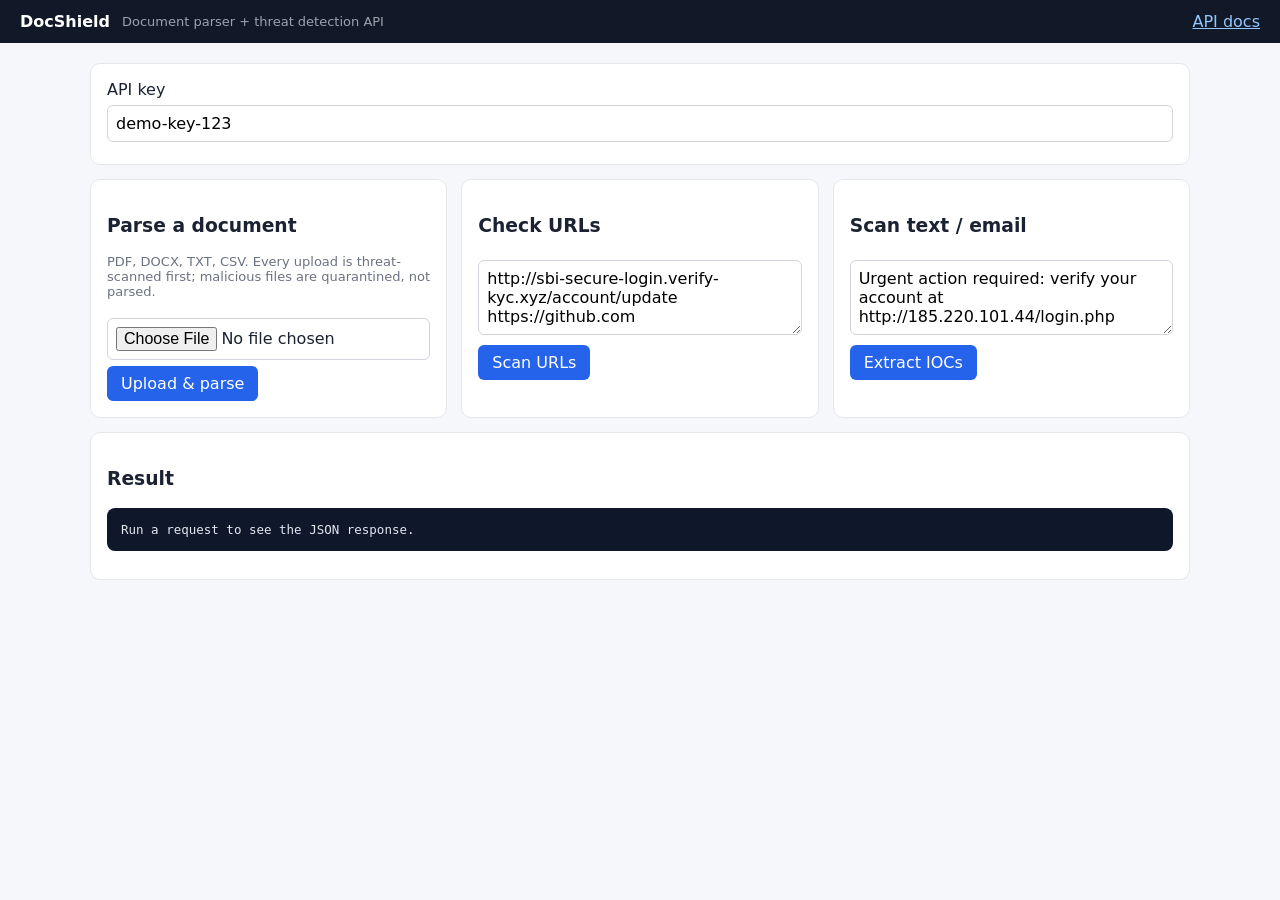
<file: static/index.html>
<!doctype html><html lang="en"><head><meta charset="utf-8"><meta name="viewport" content="width=device-width,initial-scale=1">
<title>DocShield API</title><link rel="stylesheet" href="/static/style.css"></head><body>
<header><b>DocShield</b> <span class="muted">Document parser + threat detection API</span><span class="grow"></span><a href="/docs">API docs</a></header>
<main>
<div class="card"><label>API key</label><input id="key" value="demo-key-123"></div>
<div class="grid">
<div class="card"><h3>Parse a document</h3><p class="muted">PDF, DOCX, TXT, CSV. Every upload is threat-scanned first; malicious files are quarantined, not parsed.</p>
<input type="file" id="docfile"><button id="parseBtn">Upload &amp; parse</button></div>
<div class="card"><h3>Check URLs</h3><textarea id="urls" rows="3">http://sbi-secure-login.verify-kyc.xyz/account/update
https://github.com</textarea><button id="urlBtn">Scan URLs</button></div>
<div class="card"><h3>Scan text / email</h3><textarea id="text" rows="3">Urgent action required: verify your account at http://185.220.101.44/login.php</textarea><button id="textBtn">Extract IOCs</button></div>
</div>
<div class="card"><h3>Result</h3><div id="summary"></div><pre id="out">Run a request to see the JSON response.</pre></div>
</main><script src="/static/app.js"></script></body></html>
</file>
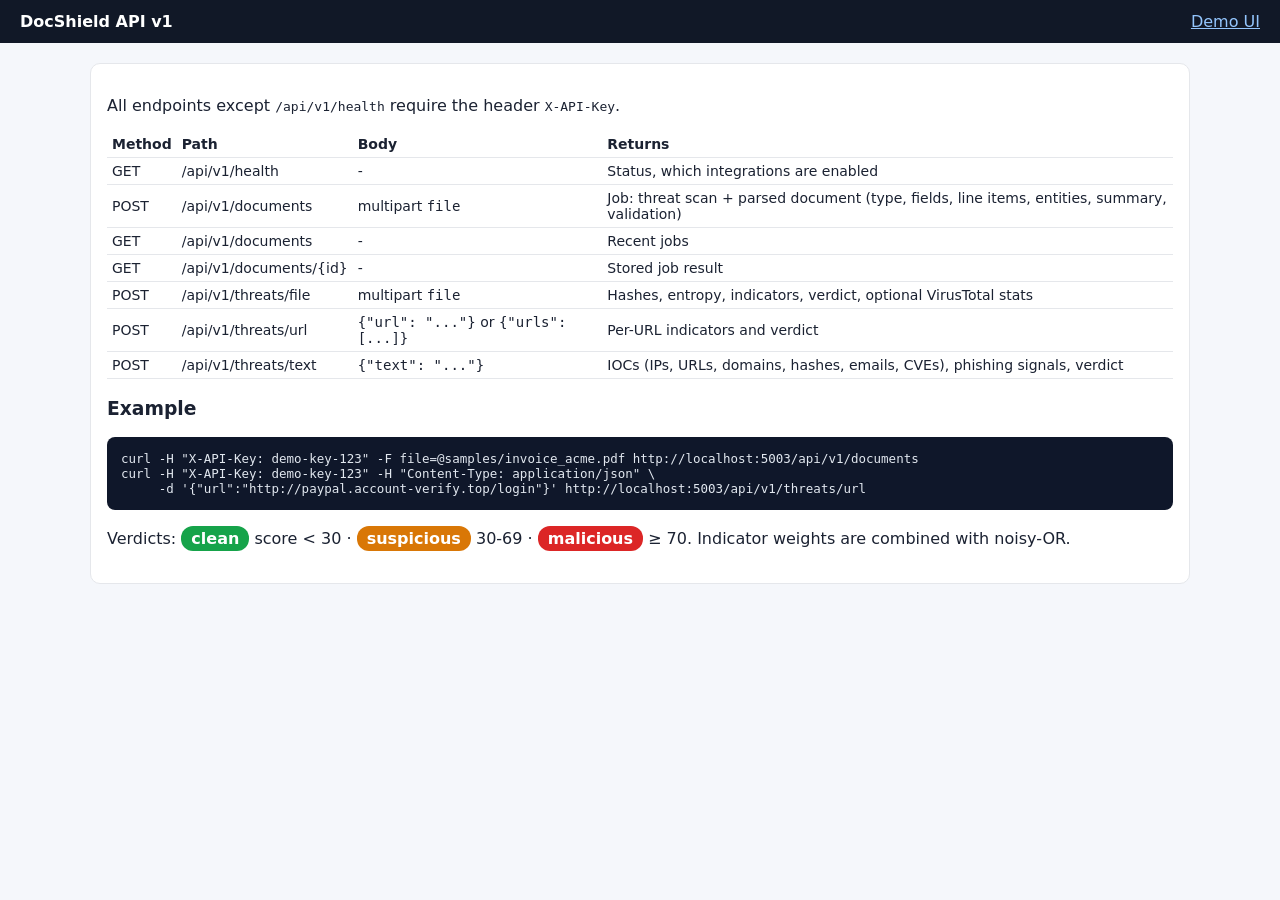
<file: static/docs.html>
<!doctype html><html lang="en"><head><meta charset="utf-8"><meta name="viewport" content="width=device-width,initial-scale=1"><title>DocShield API docs</title>
<link rel="stylesheet" href="/static/style.css"></head><body><header><b>DocShield API v1</b><span class="grow"></span><a href="/">Demo UI</a></header><main><div class="card">
<p>All endpoints except <code>/api/v1/health</code> require the header <code>X-API-Key</code>.</p>
<table>
<tr><th>Method</th><th>Path</th><th>Body</th><th>Returns</th></tr>
<tr><td>GET</td><td>/api/v1/health</td><td>-</td><td>Status, which integrations are enabled</td></tr>
<tr><td>POST</td><td>/api/v1/documents</td><td>multipart <code>file</code></td><td>Job: threat scan + parsed document (type, fields, line items, entities, summary, validation)</td></tr>
<tr><td>GET</td><td>/api/v1/documents</td><td>-</td><td>Recent jobs</td></tr>
<tr><td>GET</td><td>/api/v1/documents/{id}</td><td>-</td><td>Stored job result</td></tr>
<tr><td>POST</td><td>/api/v1/threats/file</td><td>multipart <code>file</code></td><td>Hashes, entropy, indicators, verdict, optional VirusTotal stats</td></tr>
<tr><td>POST</td><td>/api/v1/threats/url</td><td><code>{"url": "..."}</code> or <code>{"urls": [...]}</code></td><td>Per-URL indicators and verdict</td></tr>
<tr><td>POST</td><td>/api/v1/threats/text</td><td><code>{"text": "..."}</code></td><td>IOCs (IPs, URLs, domains, hashes, emails, CVEs), phishing signals, verdict</td></tr>
</table>
<h3>Example</h3>
<pre>curl -H "X-API-Key: demo-key-123" -F file=@samples/invoice_acme.pdf http://localhost:5003/api/v1/documents
curl -H "X-API-Key: demo-key-123" -H "Content-Type: application/json" \
     -d '{"url":"http://paypal.account-verify.top/login"}' http://localhost:5003/api/v1/threats/url</pre>
<p>Verdicts: <span class="v clean">clean</span> score &lt; 30 · <span class="v suspicious">suspicious</span> 30-69 · <span class="v malicious">malicious</span> ≥ 70. Indicator weights are combined with noisy-OR.</p>
</div></main></body></html>
</file>
<file: static/style.css>
body{margin:0;font-family:system-ui,sans-serif;background:#f5f7fb;color:#1b2232}header{display:flex;gap:12px;align-items:center;padding:12px 20px;background:#111827;color:#fff;flex-wrap:wrap}
header a{color:#93c5fd}.grow{flex:1}.muted{color:#6b7280;font-size:13px}header .muted{color:#9ca3af}
main{max-width:1100px;margin:20px auto;padding:0 16px}.grid{display:grid;grid-template-columns:repeat(auto-fit,minmax(280px,1fr));gap:14px}
.card{background:#fff;border:1px solid #e5e7eb;border-radius:10px;padding:16px;margin-bottom:14px}
input,textarea{width:100%;box-sizing:border-box;padding:8px;border:1px solid #d1d5db;border-radius:6px;font:inherit;margin:6px 0}
button{background:#2563eb;color:#fff;border:0;border-radius:6px;padding:8px 14px;cursor:pointer;font:inherit}
pre{background:#0f172a;color:#e2e8f0;padding:14px;border-radius:8px;overflow:auto;max-height:520px;font-size:12.5px}
.v{display:inline-block;padding:3px 10px;border-radius:12px;font-weight:600;color:#fff}.clean{background:#16a34a}.suspicious{background:#d97706}.malicious{background:#dc2626}
table{border-collapse:collapse;width:100%;font-size:14px}td,th{border-bottom:1px solid #e5e7eb;padding:5px;text-align:left}
</file>
